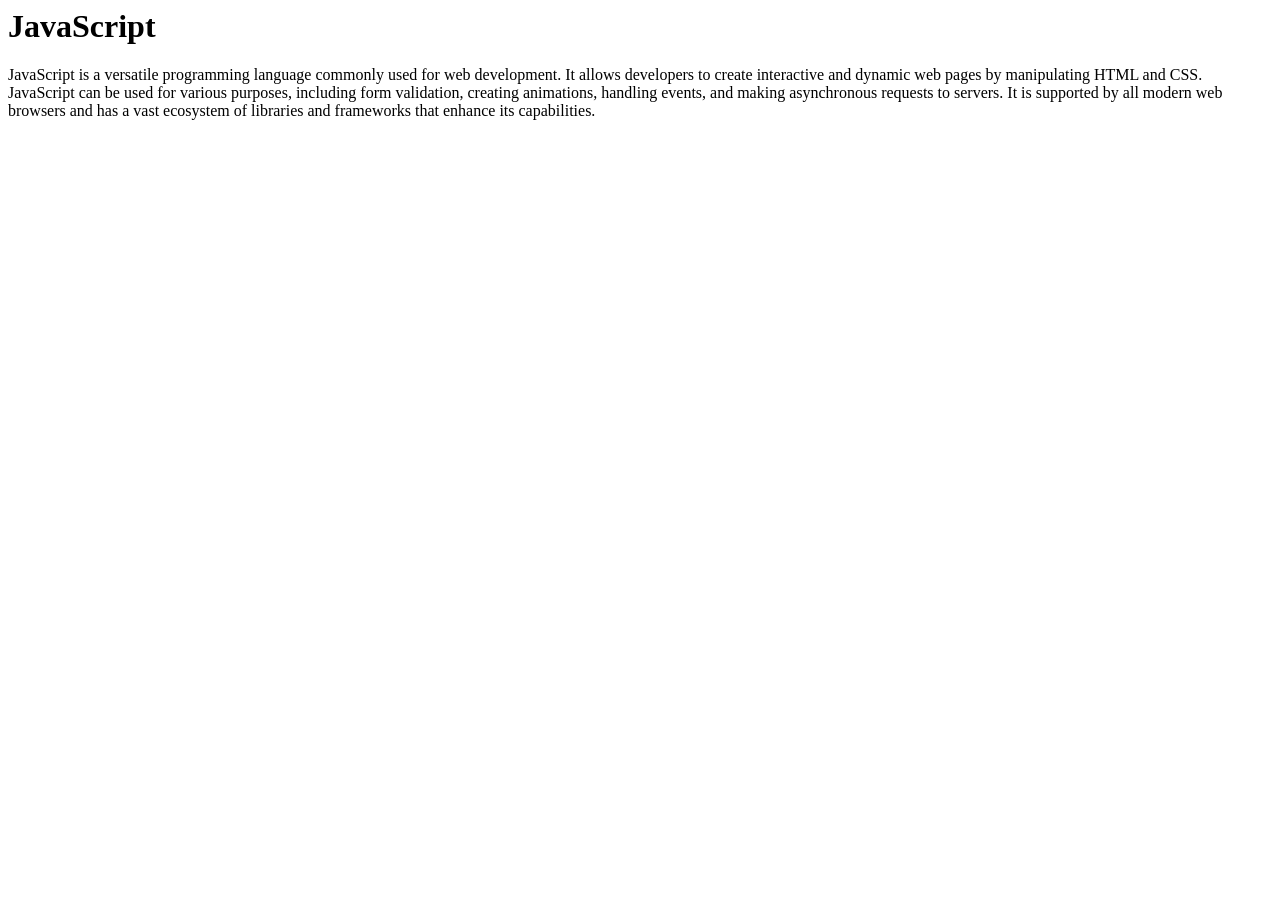
<file: index.html>
<html>
    <head>
        <title>java script</title>
    </head>
    <body>
        <h1>JavaScript</h1>
        <p>JavaScript is a versatile programming language commonly used for web development. It allows developers to create interactive and dynamic web pages by manipulating HTML and CSS. JavaScript can be used for various purposes, including form validation, creating animations, handling events, and making asynchronous requests to servers. It is supported by all modern web browsers and has a vast ecosystem of libraries and frameworks that enhance its capabilities.</p>
    
    <script>
        console.log("var variable");
        var a=10;
        var b="abes";
        var c=null;
        var d=undefined;
        var e=true;
        console.log(a);
        console.log(b); 
        console.log(c);
        console.log(d);
        console.log(e);
        {
            let p=20;
            console.log(p);  
        }
        let z="shreya";
        z="sawan";
        

    </script></body>        
</html>
</file>
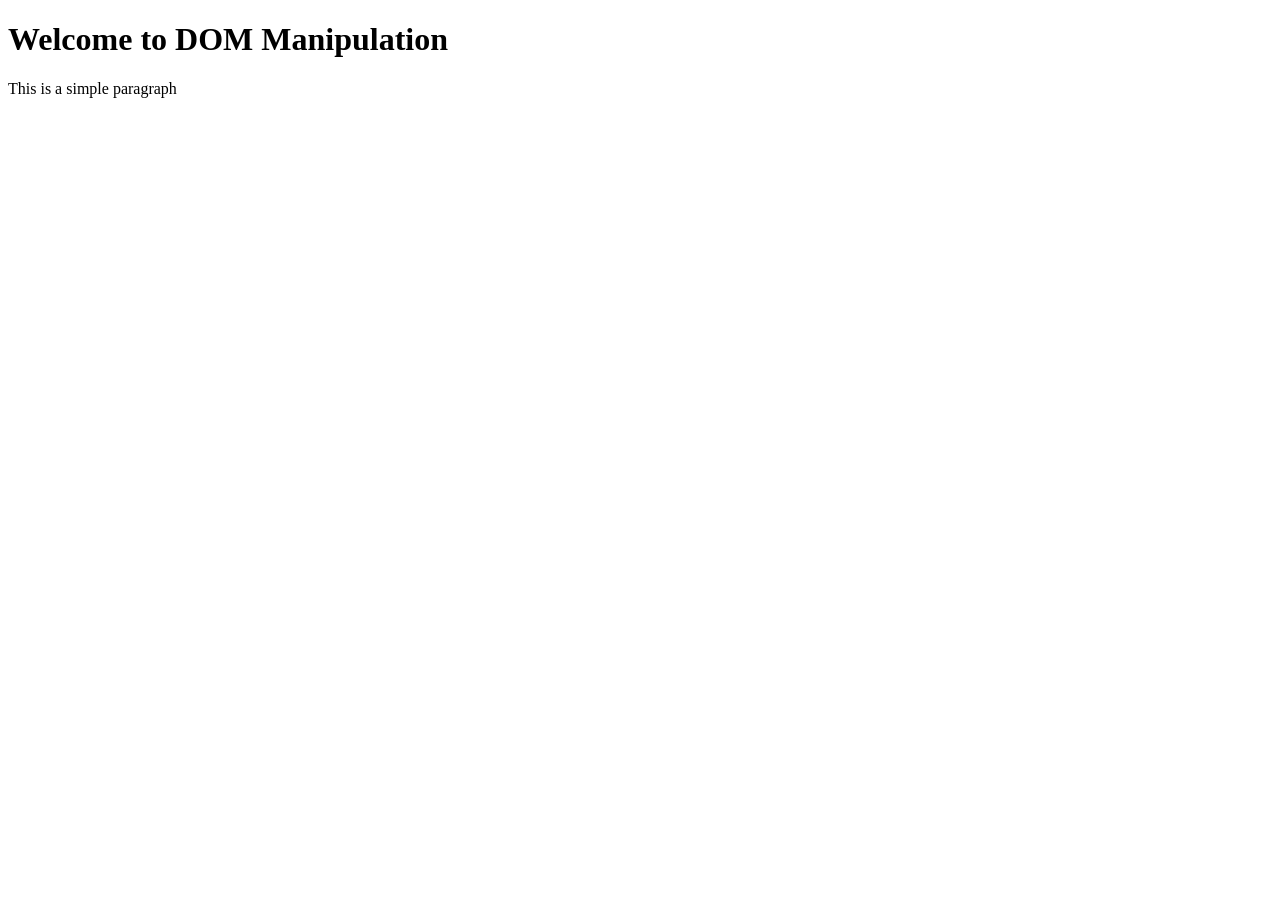
<file: dom.html>
<!DOCTYPE html>
<html lang="en">
<head>
    <meta charset="UTF-8">
    <meta name="viewport" content="width=device-width, initial-scale=1.0">
    <title>introduction to dom</title>
</head>
<body>
    <h1 id="heading">Welcome to DOM Manipulation </h1>
    <P class="paragraph">This is a simple paragraph </P>
    <script src="DOM.JS"></script>
    
</body>
</html>
</file>
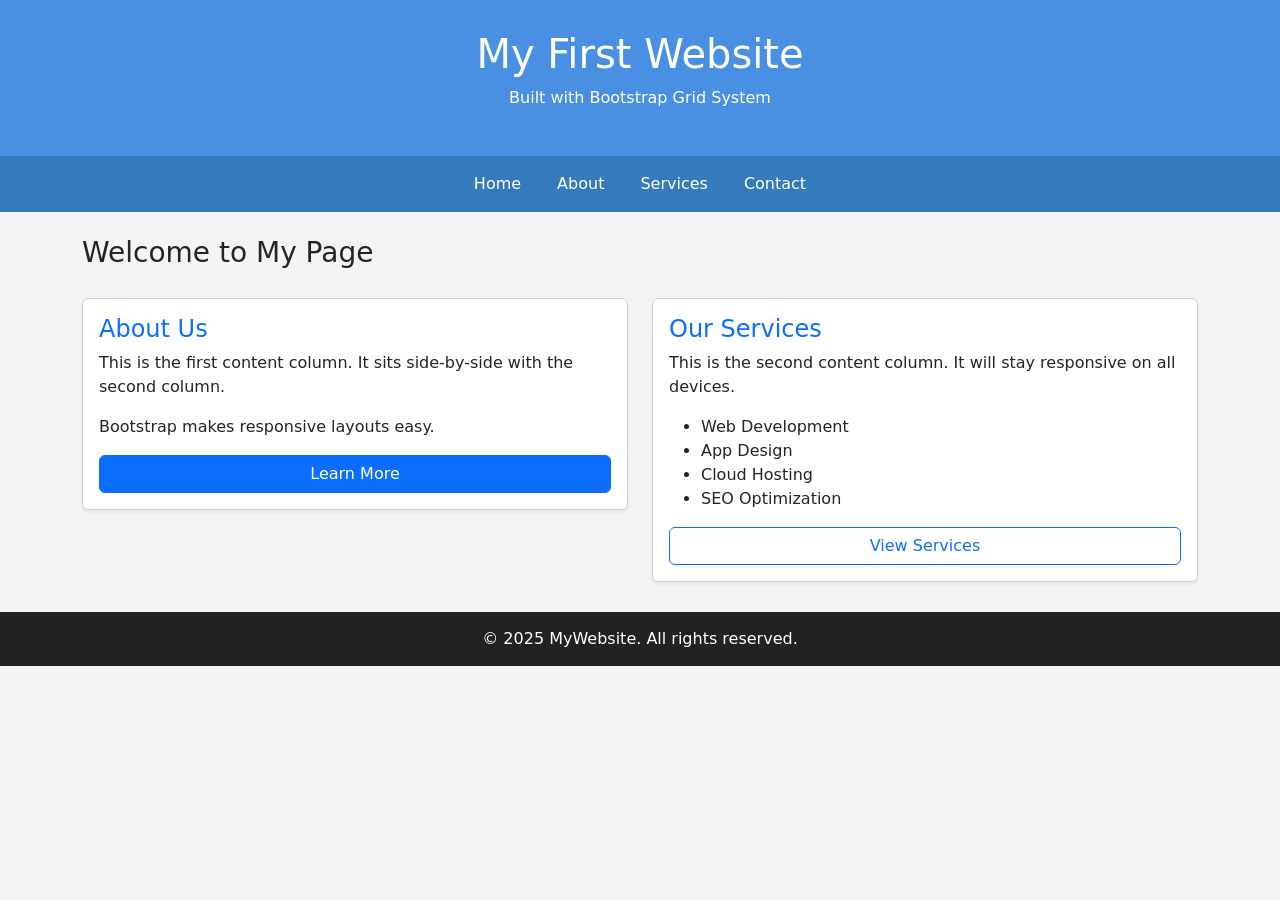
<file: EXPERIMENT1.HTML>
<!DOCTYPE html>
<html lang="en">
<head>
    <meta charset="UTF-8">
    <meta name="viewport" content="width=device-width, initial-scale=1.0">
    <title>Responsive webpage using Bootstrap Grid System</title>
    <link
      href="https://cdn.jsdelivr.net/npm/bootstrap@5.3.3/dist/css/bootstrap.min.css"
      rel="stylesheet">

    <style>
        body{
            background-color:#f4f4f4;
        }
        header{
            background:#4a90e2;
            color:white;
            padding:30px 0;
            text-align:center;
        }
        nav{
            background:#357abd;
        }
        nav a{
            color:white !important;
            margin:0 10px;
        }
        .card{
            margin-top:20px;
        }
        footer{
            background:#222;
            color:white;
            text-align:center;
            padding:15px;
            margin-top:30px;
        }
    </style>
</head>
<body>
    <header>
        <h1>My First Website</h1>
        <p>Built with Bootstrap Grid System</p>
    </header>
    <nav class="navbar navbar-expand-lg navbar-dark">
        <div class="container justify-content-center">
            <button class="navbar-toggler"
                    type="button"
                    data-bs-toggle="collapse"
                    data-bs-target="#menu">
                <span class="navbar-toggler-icon"></span>
            </button>
            <div class="collapse navbar-collapse justify-content-center"
                 id="menu">
                <ul class="navbar-nav">
                    <li class="nav-item">
                        <a class="nav-link" href="#">Home</a>
                    </li>
                    <li class="nav-item">
                        <a class="nav-link" href="#">About</a>
                    </li>
                    <li class="nav-item">
                        <a class="nav-link" href="#">Services</a>
                    </li>
                    <li class="nav-item">
                        <a class="nav-link" href="#">Contact</a>
                    </li>
                </ul>
            </div>
        </div>
    </nav>
    <div class="container mt-4">
        <h3>Welcome to My Page</h3>
        <div class="row">
            <div class="col-md-6">
                <div class="card p-3 shadow-sm">
                    <h4 class="text-primary">About Us</h4>
                    <p>
                        This is the first content column.
                        It sits side-by-side with the second column.
                    </p>
                    <p>
                        Bootstrap makes responsive layouts easy.
                    </p>
                    <button class="btn btn-primary">
                        Learn More
                    </button>
                </div>
            </div>
            <div class="col-md-6">
                <div class="card p-3 shadow-sm">
                    <h4 class="text-primary">Our Services</h4>
                    <p>
                        This is the second content column.
                        It will stay responsive on all devices.
                    </p>
                    <ul>
                        <li>Web Development</li>
                        <li>App Design</li>
                        <li>Cloud Hosting</li>
                        <li>SEO Optimization</li>
                    </ul>
                    <button class="btn btn-outline-primary">
                        View Services
                    </button>
                </div>
            </div>
        </div>
    </div>
    <footer>
        © 2025 MyWebsite. All rights reserved.
    </footer>
    <script
      src="https://cdn.jsdelivr.net/npm/bootstrap@5.3.3/dist/js/bootstrap.bundle.min.js">
    </script>
</body>
</html>
</file>
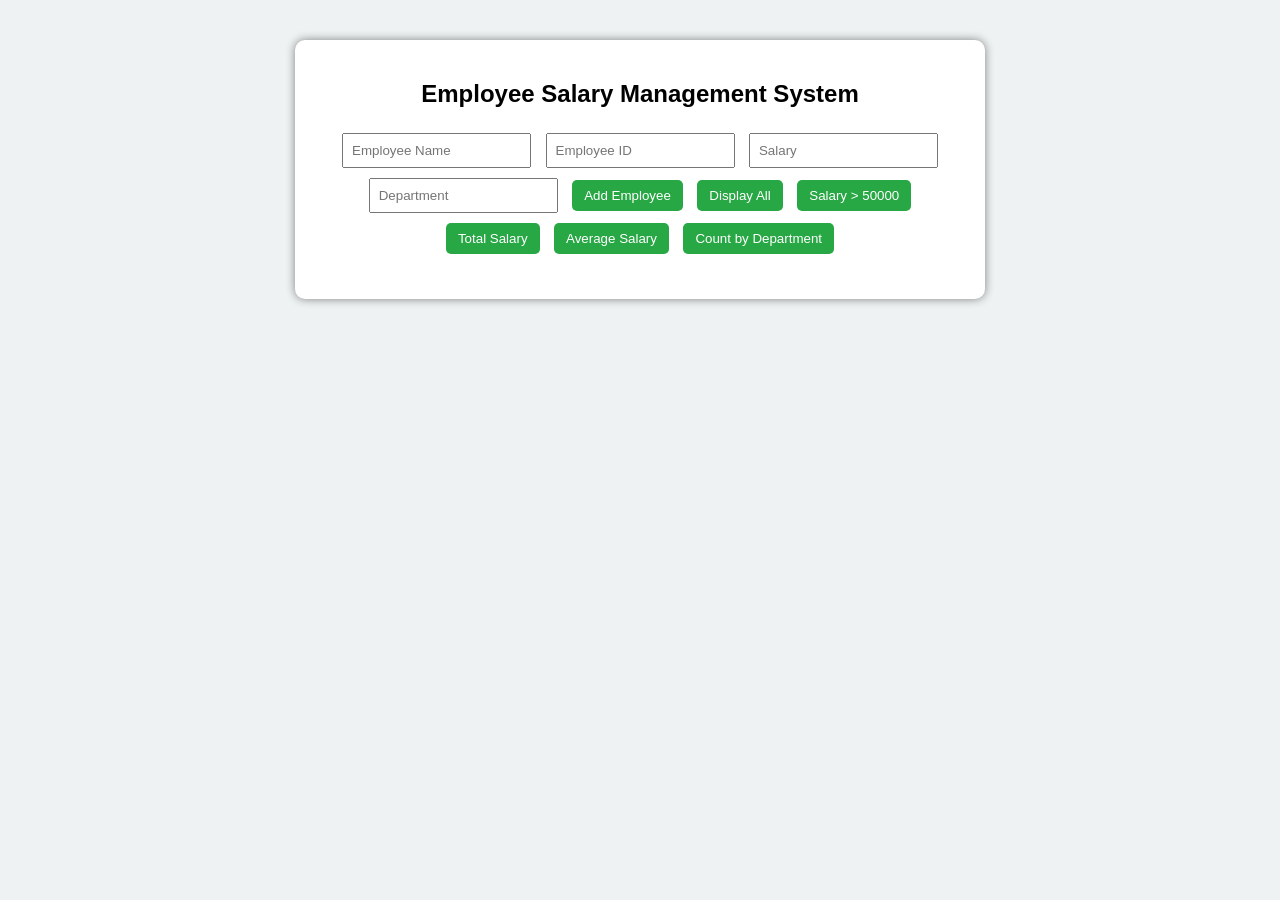
<file: EXPERIMENT5.HTML>
<!DOCTYPE html>
<html>
<head>
    <title>Employee Salary Management</title>
    <link rel="stylesheet" href="EXPERIMENT5.CSS">
</head>
<body>
<div class="container">
    <h2>Employee Salary Management System</h2>
    <input type="text" id="name" placeholder="Employee Name">
    <input type="text" id="empId" placeholder="Employee ID">
    <input type="number" id="salary" placeholder="Salary">
    <input type="text" id="dept" placeholder="Department">
    <button onclick="addEmployee()">Add Employee</button>
    <button onclick="displayEmployees()">Display All</button>
    <button onclick="filterSalary()">Salary > 50000</button>
    <button onclick="totalSalary()">Total Salary</button>
    <button onclick="averageSalary()">Average Salary</button>
    <button onclick="countDepartment()">Count by Department</button>
    <div id="output"></div>
</div>
<script src="EXPERIMENT5.JS"></script>
</body>
</html>
</file>
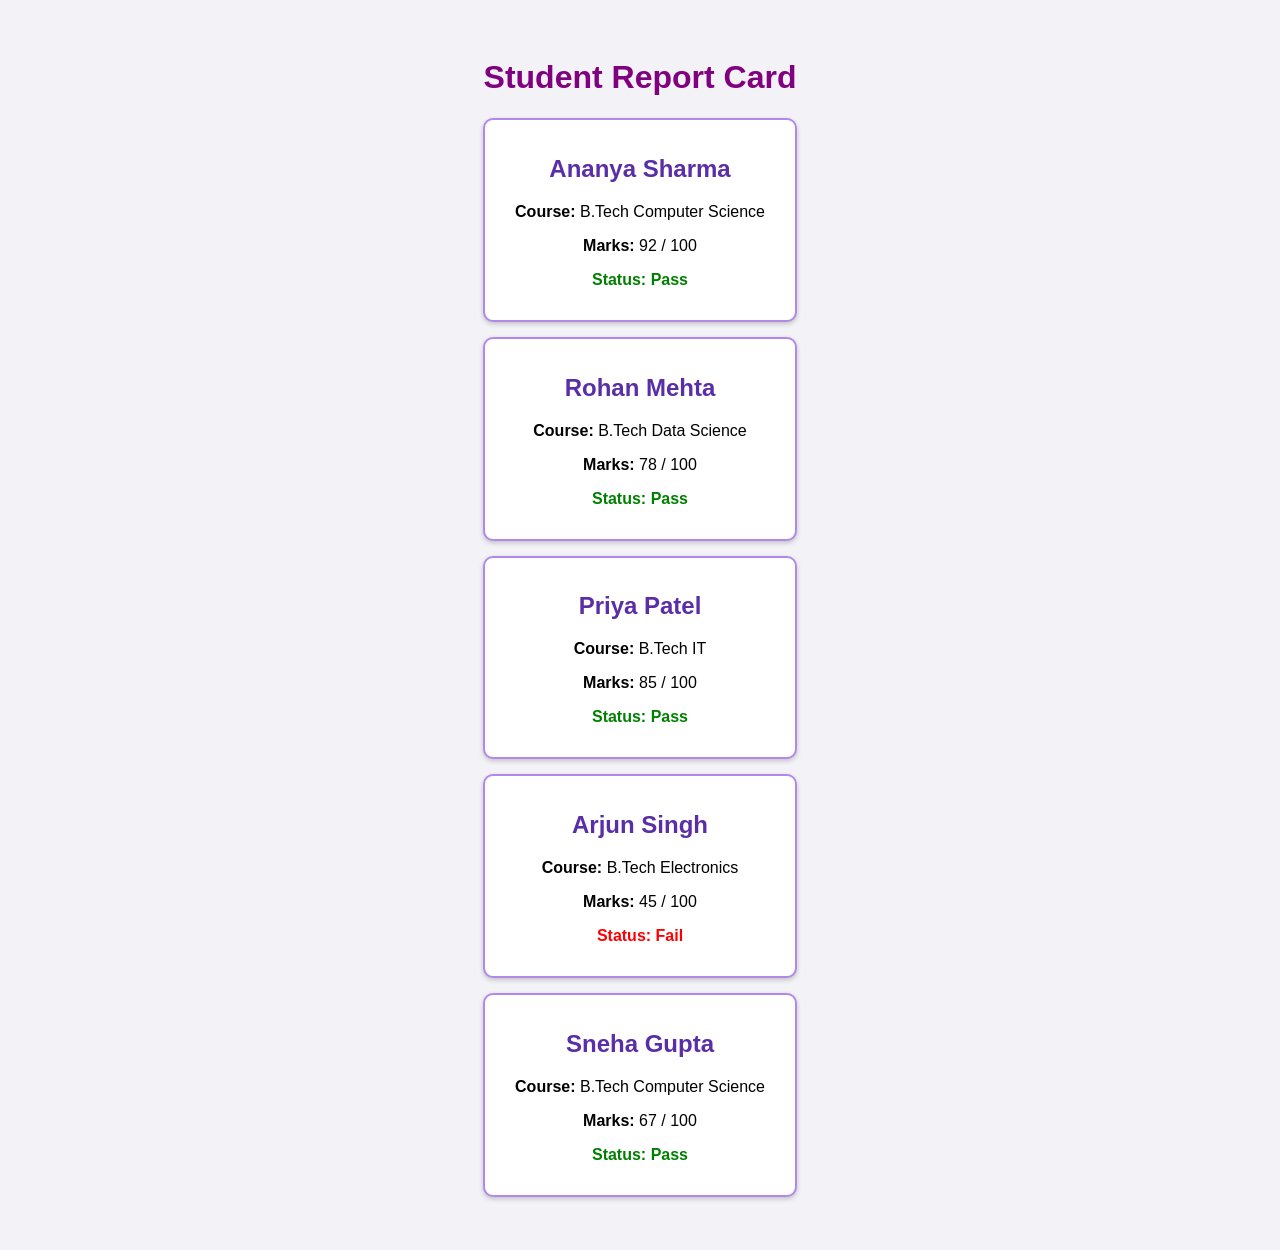
<file: experiment7.html>
<!DOCTYPE html>
<html>

<head>
    <title>Student Report Card</title>

    <style>

        body {
            background-color: #f2f2f7;
            font-family: Arial, sans-serif;
        }

        .container {
            text-align: center;
            padding: 30px;
        }

        h1 {
            color: purple;
        }

        .card {
            width: 280px;
            margin: 15px auto;
            padding: 15px;
            border: 2px solid #b388eb;
            border-radius: 10px;
            background-color: white;
            box-shadow: 0px 2px 5px rgba(0,0,0,0.2);
        }

        .name {
            color: #5a2ea6;
        }

        .pass {
            color: green;
            font-weight: bold;
        }

        .fail {
            color: red;
            font-weight: bold;
        }

    </style>
</head>

<body>

    <div class="container">

        <h1>Student Report Card</h1>

        <div id="reportCard"></div>

    </div>

    <script>

        // Student Data

        let students = [
            {
                name: "Ananya Sharma",
                course: "B.Tech Computer Science",
                marks: 92
            },

            {
                name: "Rohan Mehta",
                course: "B.Tech Data Science",
                marks: 78
            },

            {
                name: "Priya Patel",
                course: "B.Tech IT",
                marks: 85
            },

            {
                name: "Arjun Singh",
                course: "B.Tech Electronics",
                marks: 45
            },

            {
                name: "Sneha Gupta",
                course: "B.Tech Computer Science",
                marks: 67
            }
        ];

        let output = "";

        // Loop for displaying cards

        students.forEach(function(student) {

            let status = "";
            let statusClass = "";

            if(student.marks >= 50) {
                status = "Pass";
                statusClass = "pass";
            }
            else {
                status = "Fail";
                statusClass = "fail";
            }

            output += `
            
            <div class="card">

                <h2 class="name">${student.name}</h2>

                <p><b>Course:</b> ${student.course}</p>

                <p><b>Marks:</b> ${student.marks} / 100</p>

                <p class="${statusClass}">
                    Status: ${status}
                </p>

            </div>
            
            `;
        });

        document.getElementById("reportCard").innerHTML = output;

    </script>

</body>

</html>
</file>
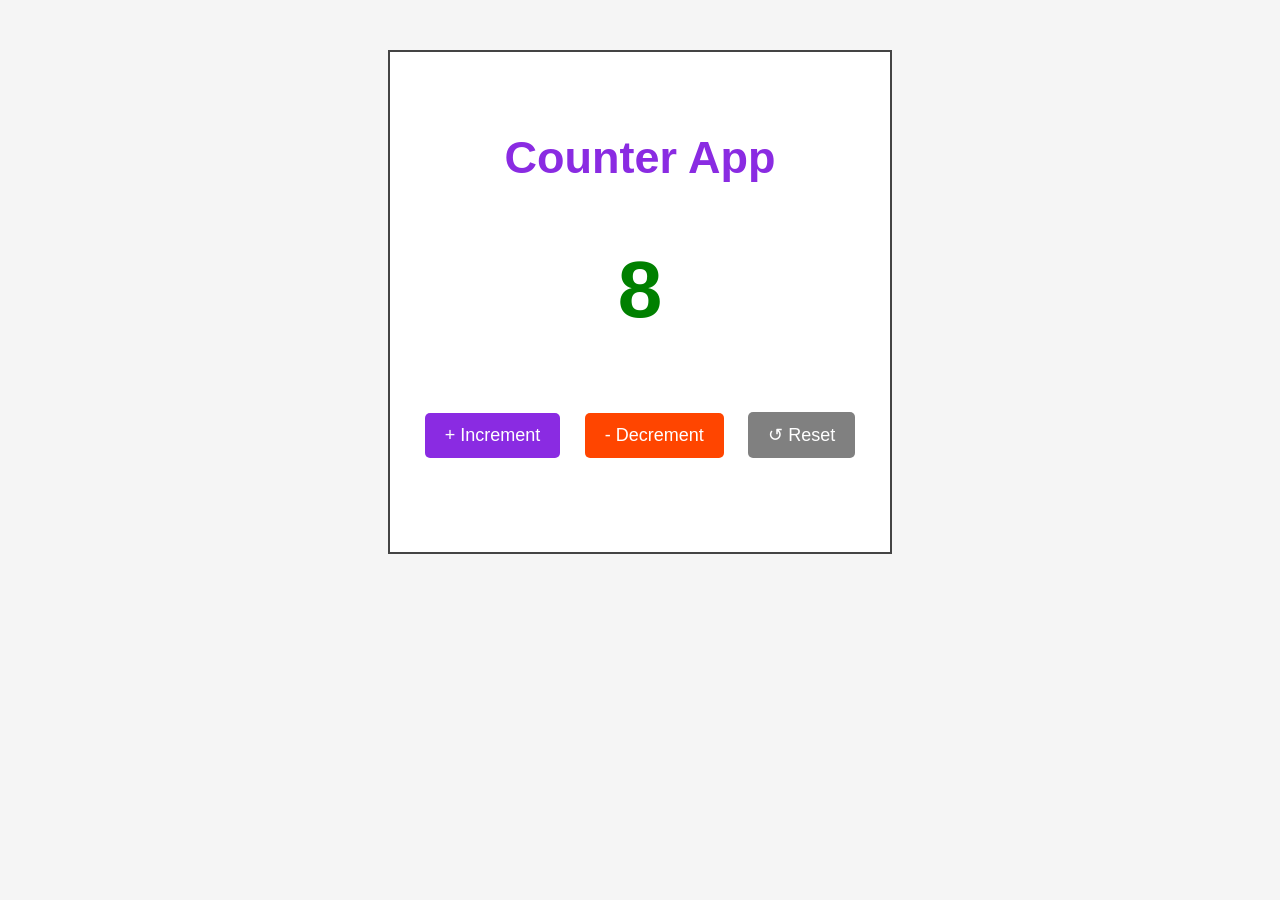
<file: experiment8.html>
<!DOCTYPE html>
<html lang="en">
<head>
  <meta charset="UTF-8" />
  <meta name="viewport" content="width=device-width, initial-scale=1.0"/>
  <title>Counter App</title>

  <style>
    body {
      margin: 0;
      padding: 0;
      font-family: Arial, sans-serif;
      background: #f5f5f5;
    }

    .container {
      width: 500px;
      height: 500px;
      margin: 50px auto;
      border: 2px solid #444;
      text-align: center;
      background: white;
    }

    h1 {
      margin-top: 80px;
      color: blueviolet;
      font-size: 45px;
    }

    h2 {
      margin-top: 60px;
      font-size: 80px;
      color: green;
    }

    .buttons {
      margin-top: 60px;
    }

    button {
      padding: 12px 20px;
      margin: 10px;
      border: none;
      border-radius: 5px;
      font-size: 18px;
      cursor: pointer;
      color: white;
    }

    .increment {
      background-color: blueviolet;
    }

    .decrement {
      background-color: orangered;
    }

    .reset {
      background-color: gray;
    }
  </style>
</head>

<body>

  <div class="container">
    <h1>Counter App</h1>

    <h2 id="count">8</h2>

    <div class="buttons">
      <button class="increment" onclick="increment()">
        + Increment
      </button>

      <button class="decrement" onclick="decrement()">
        - Decrement
      </button>

      <button class="reset" onclick="resetCounter()">
        ↺ Reset
      </button>
    </div>
  </div>

  <script>
    let count = 8;

    function updateDisplay() {
      document.getElementById("count").innerText = count;
    }

    function increment() {
      count++;
      updateDisplay();
    }

    function decrement() {
      count--;
      updateDisplay();
    }

    function resetCounter() {
      count = 0;
      updateDisplay();
    }
  </script>

</body>
</html>
</file>
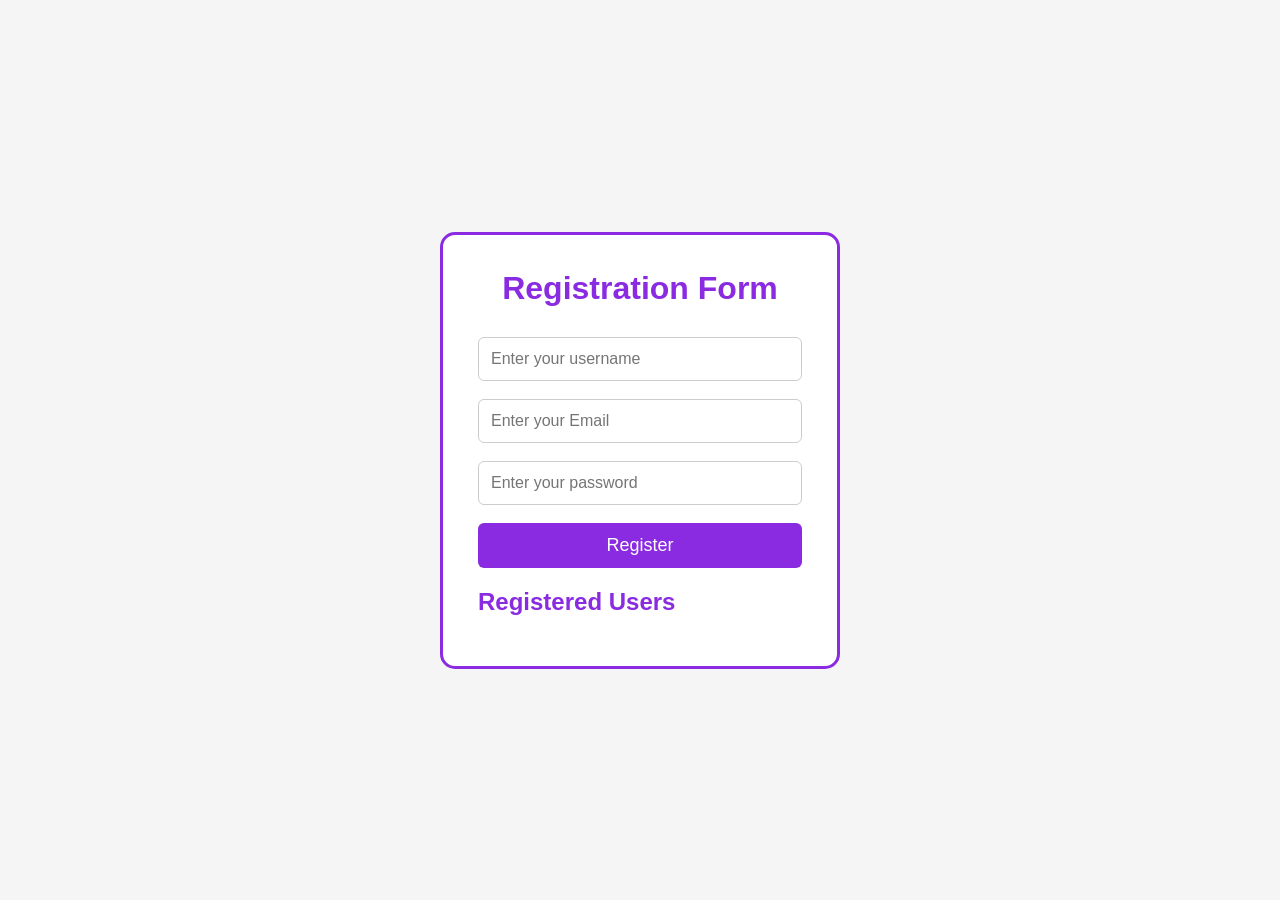
<file: experiment9.html>
<!DOCTYPE html>
<html lang="en">
<head>
  <meta charset="UTF-8">
  <meta name="viewport" content="width=device-width, initial-scale=1.0">
  <title>Registration Form</title>

  <style>
    * {
      margin: 0;
      padding: 0;
      box-sizing: border-box;
      font-family: Arial, sans-serif;
    }

    body {
      height: 100vh;
      display: flex;
      justify-content: center;
      align-items: center;
      background-color: #f5f5f5;
    }

    .container {
      width: 400px;
      border: 3px solid blueviolet;
      border-radius: 15px;
      padding: 35px;
      background: white;
    }

    h1 {
      text-align: center;
      color: blueviolet;
      margin-bottom: 30px;
    }

    input {
      width: 100%;
      padding: 12px;
      margin-bottom: 18px;
      border: 1px solid #ccc;
      border-radius: 6px;
      font-size: 16px;
    }

    button {
      width: 100%;
      padding: 12px;
      border: none;
      border-radius: 6px;
      background-color: blueviolet;
      color: white;
      font-size: 18px;
      cursor: pointer;
      margin-bottom: 20px;
    }

    button:hover {
      background-color: darkviolet;
    }

    h2 {
      color: blueviolet;
      margin-bottom: 15px;
      font-size: 24px;
    }

    #userList p {
      margin-bottom: 10px;
      font-size: 16px;
    }
  </style>
</head>

<body>

  <div class="container">

    <h1>Registration Form</h1>

    <input type="text" id="username" placeholder="Enter your username">

    <input type="email" id="email" placeholder="Enter your Email">

    <input type="password" id="password" placeholder="Enter your password">

    <button onclick="registerUser()">Register</button>

    <h2>Registered Users</h2>

    <div id="userList"></div>

  </div>

  <script>
    function registerUser() {

      let username = document.getElementById("username").value;
      let email = document.getElementById("email").value;
      let password = document.getElementById("password").value;

      if (username === "" || email === "" || password === "") {
        alert("Please fill all fields");
        return;
      }

      let userList = document.getElementById("userList");

      let newUser = document.createElement("p");

      newUser.innerHTML = "<strong>" + username + "</strong> : " + email;

      userList.appendChild(newUser);

      document.getElementById("username").value = "";
      document.getElementById("email").value = "";
      document.getElementById("password").value = "";
    }
  </script>

</body>
</html>
</file>
<file: EXPERIMENT5.CSS>
body {
    font-family: Arial;
    background-color: #eef2f3;
    text-align: center;
}
.container {
    width: 650px;
    margin: 40px auto;
    padding: 20px;
    background: white;
    border-radius: 10px;
    box-shadow: 0 0 10px gray;
}
input {
    padding: 8px;
    margin: 5px;
}
button {
    padding: 8px 12px;
    margin: 5px;
    background-color: #28a745;
    color: white;
    border: none;
    border-radius: 5px;
    cursor: pointer;
}
button:hover {
    background-color: #1e7e34;
}
#output {
    margin-top: 20px;
    text-align: left;
}
</file>
